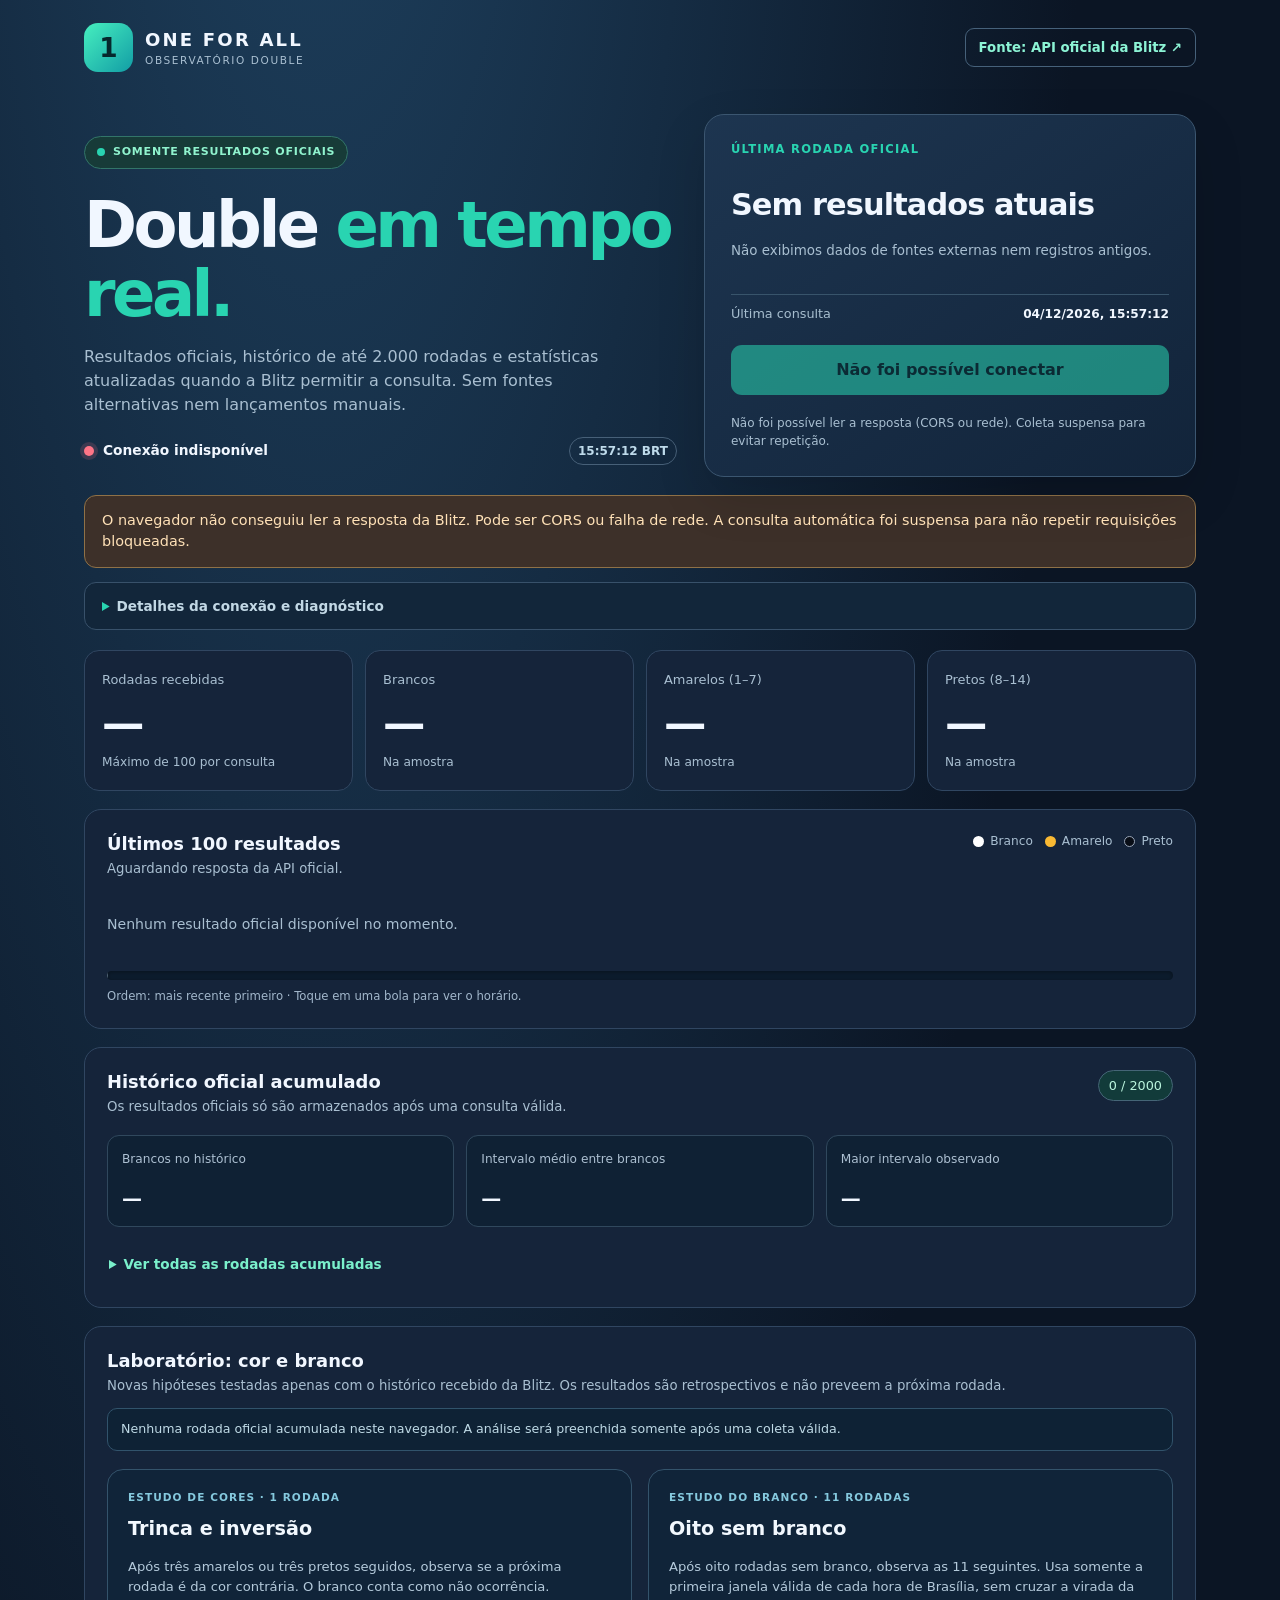
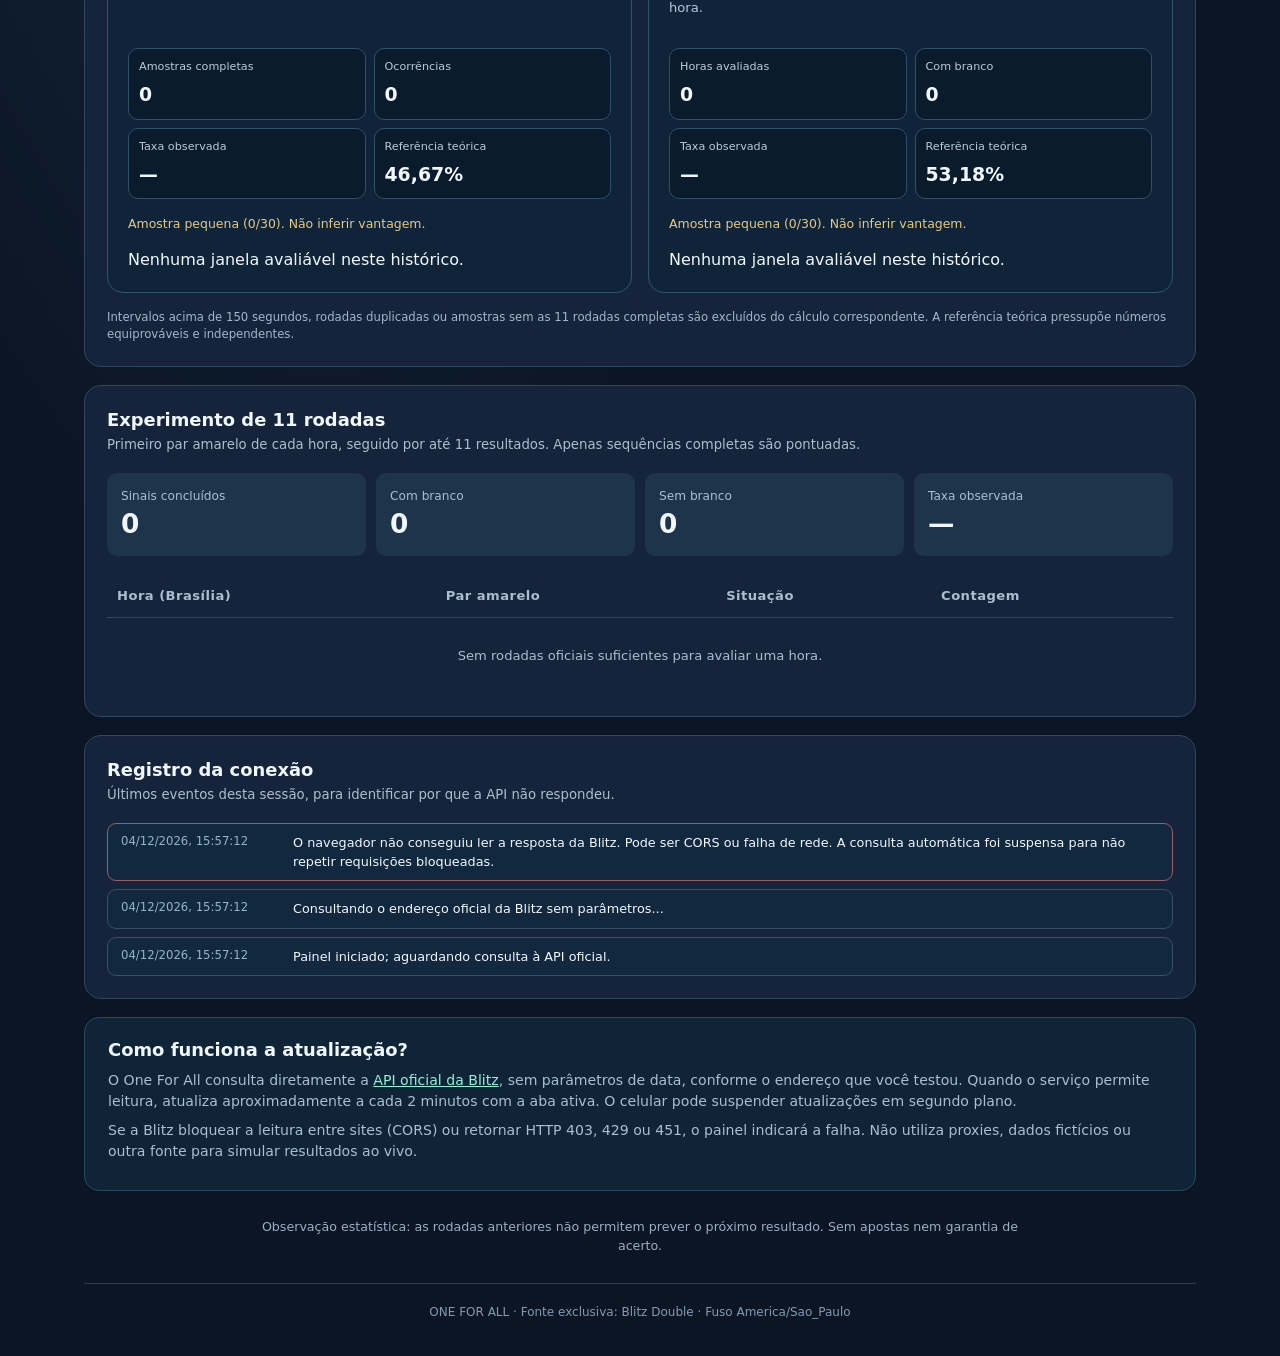
<file: index.html>
<!doctype html>
<html lang="pt-BR">
<head>
  <meta charset="utf-8">
  <meta name="viewport" content="width=device-width, initial-scale=1, viewport-fit=cover">
  <meta name="color-scheme" content="dark">
  <meta name="apple-mobile-web-app-title" content="One For All">
  <meta name="theme-color" content="#091521">
  <meta name="description" content="One For All: painel de monitoramento estatístico dos últimos 100 resultados oficiais do Double da Blitz.">
  <title>One For All | Double ao vivo</title>
  <link rel="stylesheet" href="./style.css">
  <script src="./strategy-lab.js?v=20261115-lab-cor-branco" defer></script>
  <script src="./app.js?v=20261115-lab-cor-branco" defer></script>
</head>
<body>
  <div class="shell">
    <header class="topbar">
      <div class="brand"><span class="brand-icon">1</span><div><strong>ONE FOR ALL</strong><small>OBSERVATÓRIO DOUBLE</small></div></div>
      <a class="source-link" id="apiLink" href="https://blitz4.casino/api/singleplayer-originals/originals/roulette_games/recent/history/1" target="_blank" rel="noopener noreferrer">Fonte: API oficial da Blitz <span aria-hidden="true">↗</span></a>
    </header>

    <main>
      <section class="hero">
        <div class="hero-heading">
          <div class="eyebrow"><span class="eyebrow-dot"></span> SOMENTE RESULTADOS OFICIAIS</div>
          <h1>Double <span>em tempo real.</span></h1>
          <p>Resultados oficiais, histórico de até 2.000 rodadas e estatísticas atualizadas quando a Blitz permitir a consulta. Sem fontes alternativas nem lançamentos manuais.</p>
          <div class="connection">
            <span class="status-dot" id="statusDot" aria-hidden="true"></span>
            <span id="statusBadge" aria-live="polite">Conectando...</span>
            <span class="live-clock" id="liveClock" aria-label="Horário de Brasília">--:--:--</span>
          </div>
        </div>
        <div class="status-panel">
          <div class="small-label">ÚLTIMA RODADA OFICIAL</div>
          <div class="last-result" id="lastResult">Aguardando conexão</div>
          <p id="lastResultDetails">O primeiro carregamento acontecerá automaticamente.</p>
          <div class="sync-meta"><span>Última consulta</span><strong id="lastChecked">Ainda não realizada</strong></div>
          <button id="refreshBtn" class="action" type="button">Atualizar agora</button>
          <p class="hint" id="nextUpdate">A atualização é automática enquanto esta página estiver aberta.</p>
        </div>
      </section>

      <div id="notice" class="notice neutral" role="status" aria-live="polite">
        Consultando a API oficial sem filtros de data, com até 100 resultados.
      </div>
      <details class="request-info" aria-label="Diagnóstico da conexão">
        <summary>Detalhes da conexão e diagnóstico</summary>
        <div class="details-inner"><strong>Endereço consultado</strong>
          <code id="requestedUrl">https://blitz4.casino/api/singleplayer-originals/originals/roulette_games/recent/history/1?</code>
          <p id="requestInfo" aria-live="polite">Aguardando resposta. Abrir a URL diretamente não garante autorização de leitura entre domínios.</p>
        </div>
      </details>

      <section class="stats" aria-label="Estatísticas das rodadas oficiais">
        <div class="stat"><span>Rodadas recebidas</span><strong id="sampleTotal">—</strong><small>Máximo de 100 por consulta</small></div>
        <div class="stat"><span>Brancos</span><strong id="countWhite">—</strong><small id="pctWhite">Na amostra</small></div>
        <div class="stat"><span>Amarelos (1–7)</span><strong id="countYellow">—</strong><small id="pctYellow">Na amostra</small></div>
        <div class="stat"><span>Pretos (8–14)</span><strong id="countBlack">—</strong><small id="pctBlack">Na amostra</small></div>
      </section>

      <section class="panel">
        <div class="panel-title">
          <div><h2>Últimos 100 resultados</h2><p id="sampleDescription">Aguardando os dados oficiais.</p></div>
          <div class="legend"><span><i class="ball-key key-white"></i>Branco</span><span><i class="ball-key key-yellow"></i>Amarelo</span><span><i class="ball-key key-black"></i>Preto</span></div>
        </div>
        <div class="rounds" id="rounds" aria-label="Resultados da API oficial">Os resultados aparecerão quando a Blitz permitir a consulta.</div>
        <div class="frequency-bars" aria-label="Frequência das cores na última amostra">
          <span class="bar-segment white-segment" id="barWhite"></span>
          <span class="bar-segment yellow-segment" id="barYellow"></span>
          <span class="bar-segment black-segment" id="barBlack"></span>
        </div>
        <p class="sample-footnote">Ordem: mais recente primeiro · Toque em uma bola para ver o horário.</p>
      </section>

      <section class="panel" id="historico300">
        <div class="panel-title">
          <div><h2>Histórico oficial acumulado</h2><p id="archiveDescription">Até 2.000 rodadas acumuladas em consultas autorizadas. O histórico não é uma conexão ao vivo.</p></div>
          <span class="history-count" id="archiveCount">0 / 2000</span>
        </div>
        <div class="archive-metrics">
          <div><span>Brancos no histórico</span><strong id="archiveWhites">—</strong></div>
          <div><span>Intervalo médio entre brancos</span><strong id="archiveMeanGap">—</strong></div>
          <div><span>Maior intervalo observado</span><strong id="archiveMaxGap">—</strong></div>
        </div>
        <details class="archive-disclosure">
          <summary>Ver todas as rodadas acumuladas</summary>
          <div class="rounds history-rounds" id="archiveRounds">O histórico ficará disponível após uma consulta oficial bem-sucedida.</div>
        </details>
      </section>

      <section class="panel strategy-lab" id="strategyLab">
        <div class="panel-title">
          <div>
            <h2>Laboratório: cor e branco</h2>
            <p>Novas hipóteses testadas apenas com o histórico recebido da Blitz. Os resultados são retrospectivos e não preveem a próxima rodada.</p>
          </div>
        </div>
        <div class="lab-availability" id="strategySourceState" role="status">
          Aguardando histórico oficial validado.
        </div>
        <div class="strategy-grid">
          <article class="strategy-card" aria-labelledby="strategyColorTitle">
            <div class="strategy-kind">ESTUDO DE CORES · 1 RODADA</div>
            <h3 id="strategyColorTitle">Trinca e inversão</h3>
            <p>Após três amarelos ou três pretos seguidos, observa se a próxima rodada é da cor contrária. O branco conta como não ocorrência.</p>
            <div class="strategy-metrics">
              <div><span>Amostras completas</span><strong id="strategyColorSamples">0</strong></div>
              <div><span>Ocorrências</span><strong id="strategyColorHits">0</strong></div>
              <div><span>Taxa observada</span><strong id="strategyColorRate">—</strong></div>
              <div><span>Referência teórica</span><strong>46,67%</strong></div>
            </div>
            <p class="strategy-note" id="strategyColorConfidence">Aguardando amostras suficientes para comparar.</p>
            <div class="strategy-events" id="strategyColorEvents">Nenhuma amostra concluída.</div>
          </article>
          <article class="strategy-card" aria-labelledby="strategyWhiteTitle">
            <div class="strategy-kind">ESTUDO DO BRANCO · 11 RODADAS</div>
            <h3 id="strategyWhiteTitle">Oito sem branco</h3>
            <p>Após oito rodadas sem branco, observa as 11 seguintes. Usa somente a primeira janela válida de cada hora de Brasília, sem cruzar a virada da hora.</p>
            <div class="strategy-metrics">
              <div><span>Horas avaliadas</span><strong id="strategyWhiteSamples">0</strong></div>
              <div><span>Com branco</span><strong id="strategyWhiteHits">0</strong></div>
              <div><span>Taxa observada</span><strong id="strategyWhiteRate">—</strong></div>
              <div><span>Referência teórica</span><strong>53,18%</strong></div>
            </div>
            <p class="strategy-note" id="strategyWhiteConfidence">Janelas incompletas não são contabilizadas.</p>
            <div class="strategy-events" id="strategyWhiteEvents">Nenhuma hora concluída.</div>
          </article>
        </div>
        <p class="sample-footnote">Intervalos acima de 150 segundos, rodadas duplicadas ou amostras sem as 11 rodadas completas são excluídos do cálculo correspondente. A referência teórica pressupõe números equiprováveis e independentes.</p>
      </section>

      <section class="panel">
        <div class="panel-title">
          <div><h2>Experimento de 11 rodadas</h2><p>Primeiro par amarelo de cada hora, seguido por até 11 resultados. Apenas sequências completas são pontuadas.</p></div>
        </div>
        <div class="experiment-overview">
          <div><span>Sinais concluídos</span><strong id="signalTotal">0</strong></div>
          <div><span>Com branco</span><strong id="signalHits">0</strong></div>
          <div><span>Sem branco</span><strong id="signalMisses">0</strong></div>
          <div><span>Taxa observada</span><strong id="signalRate">—</strong></div>
        </div>
        <div class="table-container">
          <table>
            <thead><tr><th>Hora (Brasília)</th><th>Par amarelo</th><th>Situação</th><th>Contagem</th></tr></thead>
            <tbody id="historyRows"><tr><td class="empty" colspan="4">Aguardando rodadas suficientes.</td></tr></tbody>
          </table>
        </div>
      </section>

      <section class="panel connection-history">
        <div class="panel-title"><div><h2>Registro da conexão</h2><p>Últimos eventos desta sessão, para identificar por que a API não respondeu.</p></div></div>
        <div class="event-list" id="eventList">Aguardando primeiro teste de conexão.</div>
      </section>

      <section class="help">
        <h2>Como funciona a atualização?</h2>
        <p>O One For All consulta diretamente a <a id="apiInfoLink" href="https://blitz4.casino/api/singleplayer-originals/originals/roulette_games/recent/history/1" target="_blank" rel="noopener noreferrer">API oficial da Blitz</a>, sem parâmetros de data, conforme o endereço que você testou. Quando o serviço permite leitura, atualiza aproximadamente a cada 2 minutos com a aba ativa. O celular pode suspender atualizações em segundo plano.</p>
        <p>Se a Blitz bloquear a leitura entre sites (CORS) ou retornar HTTP 403, 429 ou 451, o painel indicará a falha. Não utiliza proxies, dados fictícios ou outra fonte para simular resultados ao vivo.</p>
      </section>
      <p class="disclaimer">Observação estatística: as rodadas anteriores não permitem prever o próximo resultado. Sem apostas nem garantia de acerto.</p>
    </main>
    <footer>ONE FOR ALL · Fonte exclusiva: Blitz Double · Fuso America/Sao_Paulo</footer>
  </div>
</body>
</html>
</file>
<file: style.css>
:root{color-scheme:dark;--bg:#0b1524;--panel:#15243a;--line:#304661;--text:#f1f7ff;--muted:#a9bfd1;--accent:#29d4b1;--warn:#f7c468}
*{box-sizing:border-box}
html{scroll-behavior:smooth}
body{margin:0;font-family:Inter,ui-sans-serif,system-ui,-apple-system,"Segoe UI",sans-serif;color:var(--text);background:radial-gradient(ellipse at 25% -20%,#1f4362 0%,var(--bg) 57%);line-height:1.5}
a{color:#8cf4d5}
button{font:inherit;cursor:pointer}
button:disabled{cursor:not-allowed;opacity:.55}
.shell{width:min(1160px,100%);padding:23px 24px 35px;margin:0 auto}
.topbar{display:flex;align-items:center;justify-content:space-between;gap:18px;padding:0 0 32px}
.brand{display:flex;gap:12px;align-items:center}
.brand-icon{display:grid;place-items:center;width:49px;height:49px;border-radius:14px;background:linear-gradient(135deg,#46efbf,#129da5);font-weight:900;font-size:1.65rem;color:#06272c}
.brand strong{display:block;font-size:1.13rem;letter-spacing:.12em}
.brand small{display:block;font-size:.66rem;letter-spacing:.15em;color:var(--muted)}
.source-link{font-size:.83rem;font-weight:650;text-decoration:none;border:1px solid #46617a;padding:9px 13px;border-radius:9px;white-space:nowrap}
.source-link:hover{background:#24405a}
.hero{display:grid;grid-template-columns:1fr minmax(320px,.83fr);gap:27px;align-items:stretch;margin:10px 0 18px}
.hero-heading{padding:22px 0 12px}
.eyebrow{display:inline-flex;align-items:center;gap:8px;background:#173b38;color:#90f3ce;border:1px solid #327569;border-radius:25px;padding:7px 12px;font-weight:700;letter-spacing:.07em;font-size:.69rem}
.eyebrow-dot{display:inline-block;width:8px;height:8px;border-radius:50%;background:var(--accent)}
h1{font-size:clamp(2.5rem,5vw,4rem);letter-spacing:-.055em;line-height:1.08;margin:22px 0 14px}
h1 span{color:var(--accent)}
.hero-heading p{font-size:1rem;color:var(--muted);max-width:550px}
.connection{display:flex;align-items:center;gap:9px;margin-top:20px;font-size:.86rem;font-weight:650}
.status-dot{display:block;width:10px;height:10px;border-radius:50%;background:#889cb0;box-shadow:0 0 0 4px #71859d22}
.status-dot.live{background:#24e4a8;box-shadow:0 0 0 4px #24e4a82d}
.status-dot.loading{background:#f4ce6c;box-shadow:0 0 0 4px #f4ce6c24}
.status-dot.delayed,.status-dot.rate-limited{background:#f2bd62;box-shadow:0 0 0 4px #f2bd6229}
.status-dot.denied,.status-dot.unavailable{background:#ff7587;box-shadow:0 0 0 4px #ff75872a}
.status-panel{border:1px solid #3b5670;border-radius:20px;background:linear-gradient(145deg,#1d3550,#12243a);box-shadow:0 20px 50px #0002;padding:26px;display:flex;flex-direction:column;justify-content:space-between;min-height:272px}
.small-label{letter-spacing:.11em;font-size:.72rem;font-weight:800;color:var(--accent)}
.last-result{font-size:clamp(1.15rem,2.5vw,1.9rem);font-weight:800;letter-spacing:-.03em;margin-top:15px}
.status-panel p{color:var(--muted);font-size:.84rem;margin:5px 0 17px}
.action{color:#032b29;background:var(--accent);border:0;border-radius:11px;padding:13px 18px;font-weight:800;width:100%}
.action:not(:disabled):hover{background:#71f4d0}
.status-panel .hint{font-size:.75rem;margin:10px 0 0}
.notice{border-radius:12px;border:1px solid var(--line);padding:14px 17px;margin-bottom:21px;font-size:.9rem}
.notice.neutral{background:#1a2c41;color:#cfdfec}
.notice.success{background:#173b34;color:#a5f4d9;border-color:#347962}
.notice.warn{background:#3d3029;color:#ffe1b7;border-color:#8f7147}
.stats{display:grid;grid-template-columns:repeat(4,minmax(0,1fr));gap:12px;margin-bottom:18px}
.stat{border:1px solid var(--line);border-radius:15px;padding:19px 17px;background:var(--panel);min-width:0;display:flex;flex-direction:column}
.stat span{font-size:.81rem;color:var(--muted)}
.stat strong{font-size:clamp(1.95rem,3.6vw,2.65rem);margin:7px 0 3px;line-height:1.25;font-weight:800}
.stat small{font-size:.76rem;color:var(--muted)}
.panel{border:1px solid var(--line);border-radius:17px;padding:22px;background:var(--panel);margin-bottom:18px}
.panel-title{display:flex;align-items:start;justify-content:space-between;gap:20px;margin-bottom:18px}
h2{font-size:1.12rem;line-height:1.35;margin:0 0 3px}
.panel-title p{font-size:.83rem;margin:0;color:var(--muted)}
.legend{display:flex;flex-wrap:wrap;gap:12px;align-items:center}
.legend span{display:flex;align-items:center;gap:6px;font-size:.76rem;color:var(--muted)}
.ball-key{height:11px;width:11px;border-radius:50%;display:inline-block}
.key-white{background:#fff}.key-yellow{background:#f9b933}.key-black{background:#080d16;border:1px solid #9aa6b8}
.rounds{display:flex;gap:10px;flex-wrap:wrap;min-height:54px;align-items:center}
.empty-rounds{font-size:.88rem;color:var(--muted)}
.round{display:grid;place-items:center;border-radius:50%;height:37px;width:37px;flex:none;font-weight:800;font-size:.85rem;border:2px solid #ffffff42;box-shadow:inset 0 1px 2px #ffffff17}
.round.c0{background:#f5f6f9;color:#273647;border-color:#d1dde8}
.round.c1{background:#f8bf35;color:#3f2b00;border-color:#da8c1c}
.round.c2{background:#050b13;color:#f4f7fb;border-color:#70819c}
.experiment-overview{display:grid;grid-template-columns:repeat(4,1fr);gap:10px;margin:4px 0 18px}
.experiment-overview>div{display:flex;flex-direction:column;gap:2px;background:#1d344b;padding:14px;border-radius:10px}
.experiment-overview span{font-size:.76rem;color:var(--muted)}
.experiment-overview strong{font-size:1.65rem;line-height:1.3}
.table-container{overflow-x:auto}
table{border-collapse:collapse;width:100%;min-width:580px}
th{text-align:left;color:var(--muted);font-size:.74rem;font-weight:700;letter-spacing:.035em}
th,td{border-bottom:1px solid #304660;padding:12px 10px;font-size:.82rem}
tbody tr:last-child td{border-bottom:none}
.empty{text-align:center;padding:28px;color:var(--muted)}
.result-status{display:inline-block;padding:4px 9px;border-radius:7px;background:#30445b;border:1px solid #48617a;white-space:nowrap;font-size:.77rem}
.result-status.acerto{color:#90eac4;background:#16483e;border-color:#347562}
.result-status.falha{color:#ffbdc4;background:#4c303b;border-color:#805564}
.result-status.pendente,.result-status.observando{color:#ffe1ae;background:#54452c;border-color:#81704c}
.help{border:1px solid #294960;border-radius:15px;padding:20px 23px;background:#102438}
.help h2{margin-bottom:8px}
.help p{margin:8px 0;font-size:.88rem;color:var(--muted)}
.disclaimer{font-size:.79rem;text-align:center;color:#9aafc3;max-width:800px;margin:27px auto}
footer{border-top:1px solid #293e55;text-align:center;font-size:.75rem;padding-top:19px;color:#829bb2}
:focus-visible{outline:3px solid #ffe6a2;outline-offset:3px}
@media(max-width:940px){.hero{grid-template-columns:1fr}.hero-heading{padding:0}.hero-heading h1{margin:15px 0}.status-panel{min-height:235px}.stats{grid-template-columns:repeat(2,1fr)}}
@media(max-width:610px){.shell{padding:14px 12px 26px}.topbar{padding-bottom:18px}.brand-icon{width:40px;height:40px;font-size:1.35rem}.brand strong{font-size:.89rem}.brand small{font-size:.6rem}.source-link{font-size:.69rem;padding:7px 8px;white-space:normal;max-width:170px;text-align:center}.hero-heading p{font-size:.9rem}.status-panel{padding:18px}.stat{padding:13px}.stat strong{font-size:1.95rem}.panel{padding:15px}.panel-title{flex-direction:column;gap:10px}.experiment-overview{grid-template-columns:repeat(2,1fr)}.rounds{gap:7px}.round{width:33px;height:33px;font-size:.77rem}}

/* Diagnóstico de uma única origem, visível inclusive em dispositivos móveis. */
.request-info{margin:-5px 0 22px;padding:13px 17px;border-radius:12px;background:#12263a;border:1px solid #38516a}
.request-info strong{display:block;color:#aeead9;font-size:.77rem;margin-bottom:6px}
.request-info code{display:block;color:#e5f2ff;font-size:.74rem;overflow-wrap:anywhere;white-space:normal}
.request-info p{color:#b7cadc;font-size:.81rem;margin:9px 0 0}


/* ONE FOR ALL mobile plus — progressive enhancements */
.live-clock{margin-left:auto;font-variant-numeric:tabular-nums;color:#bfdbeb;
  font-size:.75rem;font-weight:700;border:1px solid #476078;padding:4px 8px;border-radius:20px}
.sync-meta{display:flex;gap:12px;align-items:center;justify-content:space-between;
  padding:9px 0 13px;border-top:1px solid #38546b;margin-top:7px;font-size:.8rem}
.sync-meta span{color:#a7becf}.sync-meta strong{font-size:.76rem;text-align:right}
.request-info{margin:-7px 0 20px}
.request-info summary{cursor:pointer;color:#c2d8e5;font-size:.85rem;font-weight:700}
.request-info summary::marker{color:#29d4b1}
.request-info .details-inner{padding-top:14px}
.frequency-bars{display:flex;width:100%;height:9px;border-radius:20px;overflow:hidden;
  background:#0c1c2d;margin:20px 0 8px;box-shadow:inset 0 1px 4px #0005}
.frequency-bars .bar-segment{display:block;width:0%;transition:width .4s ease}
.white-segment{background:#eaf2fb}.yellow-segment{background:#f7c14c}.black-segment{background:#030b15;border-right:1px solid #4d6173}
.sample-footnote{font-size:.73rem;color:#a2b7cb;margin:0}
.history-count{font-size:.8rem;font-variant-numeric:tabular-nums;white-space:nowrap;
  border:1px solid #456576;color:#baf4dd;background:#123b3a;border-radius:20px;padding:5px 10px}
.archive-metrics{display:grid;grid-template-columns:repeat(3,minmax(0,1fr));gap:12px;margin:16px 0}
.archive-metrics>div{padding:14px;background:#0f2134;border:1px solid #30485d;border-radius:12px;min-width:0}
.archive-metrics span{display:block;font-size:.76rem;color:#adc0d2;min-height:2.3em}
.archive-metrics strong{display:block;font-weight:800;font-size:1.25rem;margin-top:7px;line-height:1.35}
.archive-disclosure summary{cursor:pointer;color:#7af0cb;font-weight:700;font-size:.85rem;padding:11px 2px}
.archive-disclosure summary:focus-visible{outline:2px solid #aff7d8}
.history-rounds{padding:13px 0;max-height:360px;overflow-y:auto;align-content:flex-start}
.history-rounds .round{width:30px;height:30px;font-size:.7rem}
.event-list{display:flex;flex-direction:column;gap:8px}
.log-entry{display:grid;grid-template-columns:160px minmax(0,1fr);gap:12px;border:1px solid #365067;
  background:#12283e;border-radius:9px;padding:9px 13px;font-size:.8rem}
.log-entry span{color:#95b3c6;font-variant-numeric:tabular-nums;font-size:.73rem}
.log-entry p{margin:0;overflow-wrap:anywhere}
.log-entry.live{border-color:#2f7b63}.log-entry.denied,.log-entry.unavailable{border-color:#93606a}
@media (max-width:640px){
  body{padding-bottom:env(safe-area-inset-bottom)}
  .shell{padding-top:max(14px,env(safe-area-inset-top))}
  .live-clock{margin-left:0}
  .connection{flex-wrap:wrap}
  .hero{gap:12px}
  .hero-heading{padding:4px 3px}
  .hero-heading h1{font-size:2.55rem}
  .status-panel{min-height:235px}
  .stats{gap:8px}
  .stat{border-radius:12px}
  .panel-title{gap:9px}
  .archive-metrics{gap:7px}
  .archive-metrics>div{padding:10px 8px}
  .archive-metrics span{font-size:.66rem}
  .archive-metrics strong{font-size:.94rem}
  .log-entry{grid-template-columns:1fr;gap:3px}
  .rounds{gap:6px}
  .round{height:34px;width:34px;font-size:.75rem}
  .history-rounds{max-height:250px}
}
@media (prefers-reduced-motion:reduce){
  .frequency-bars .bar-segment{transition:none}
}


/* Laboratório de hipóteses — cor e branco */
.strategy-lab .panel-title{margin-bottom:12px}
.lab-availability{border:1px solid #31536b;color:#bfdae6;background:#0e2235;border-radius:10px;
  padding:11px 13px;margin:10px 0 18px;font-size:.79rem;line-height:1.5}
.strategy-grid{display:grid;grid-template-columns:repeat(2,minmax(0,1fr));gap:16px;margin-bottom:16px}
.strategy-card{border:1px solid #34536b;background:#102439;border-radius:16px;padding:20px;min-width:0}
.strategy-kind{font-size:.66rem;letter-spacing:.1em;color:#85c9de;font-weight:800;margin-bottom:9px}
.strategy-card h3{font-size:1.2rem;margin:0 0 8px;color:#f2f8fe}
.strategy-card>p:not(.strategy-note){font-size:.82rem;color:#b4cadb;line-height:1.55;min-height:75px}
.strategy-metrics{display:grid;grid-template-columns:repeat(2,minmax(0,1fr));gap:8px;margin:16px 0}
.strategy-metrics>div{border:1px solid #305067;border-radius:10px;padding:10px;background:#0b1b2e}
.strategy-metrics span{display:block;font-size:.7rem;color:#b7ccda;line-height:1.45}
.strategy-metrics strong{display:block;font-size:1.18rem;font-weight:800;font-variant-numeric:tabular-nums;margin-top:5px}
.strategy-note{font-size:.78rem;color:#e5c883;line-height:1.5;margin:0 0 14px}
.strategy-events{display:flex;flex-direction:column;gap:6px}
.strategy-event{display:flex;align-items:center;flex-wrap:wrap;gap:6px 10px;background:#0b1c2d;
  padding:7px 9px;border-radius:8px;color:#c0d2e0;font-size:.74rem}
.strategy-event span:first-child{font-variant-numeric:tabular-nums}
.strategy-event small{font-size:.68rem;color:#9cb9cb}
.strategy-pill{font-size:.67rem;font-weight:800;border-radius:14px;padding:2px 7px;border:1px solid #45637a}
.strategy-pill.hit{color:#b0f4cd;border-color:#2e816b}
.strategy-pill.miss{color:#ffc2ca;border-color:#8b515c}
.strategy-pill.incomplete{color:#eddca4;border-color:#77704f}
@media(max-width:760px){
  .strategy-grid{grid-template-columns:1fr;gap:12px}
  .strategy-card{padding:15px}
  .strategy-card>p:not(.strategy-note){min-height:0}
}
</file>
